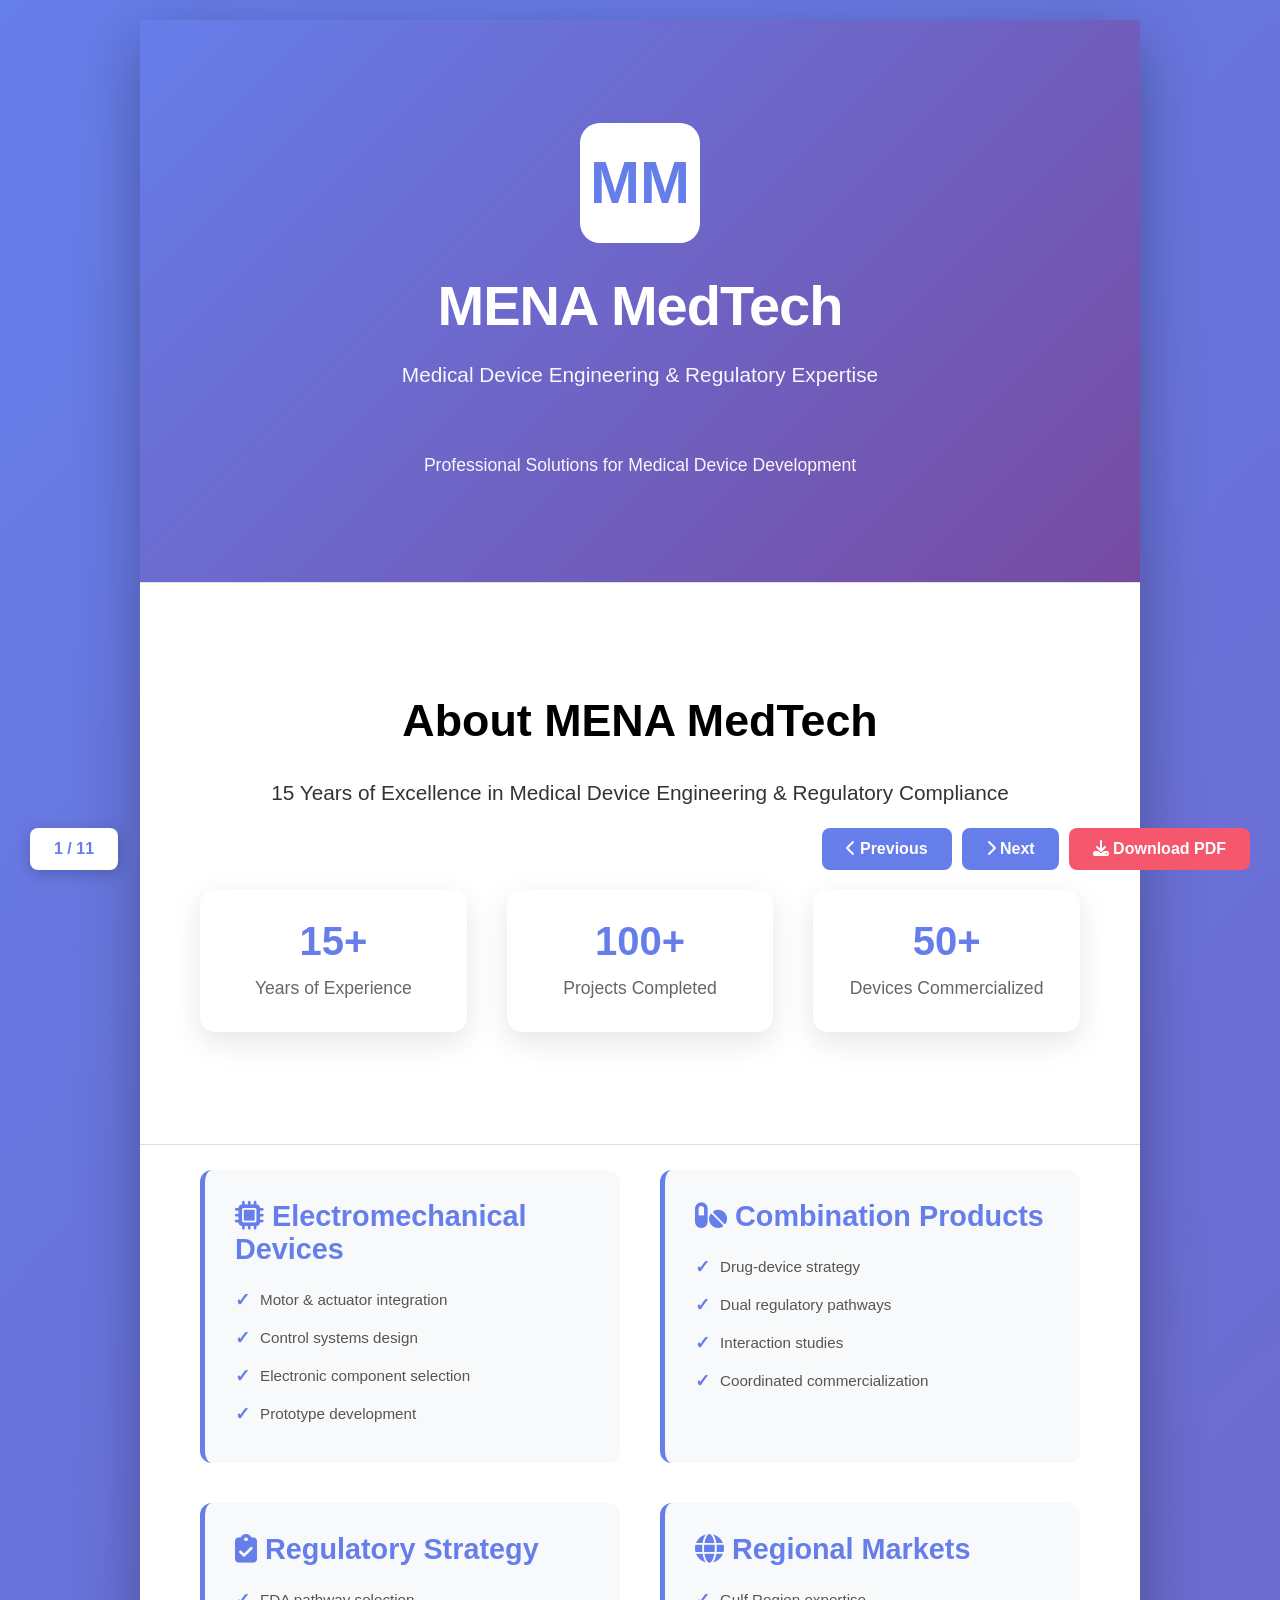
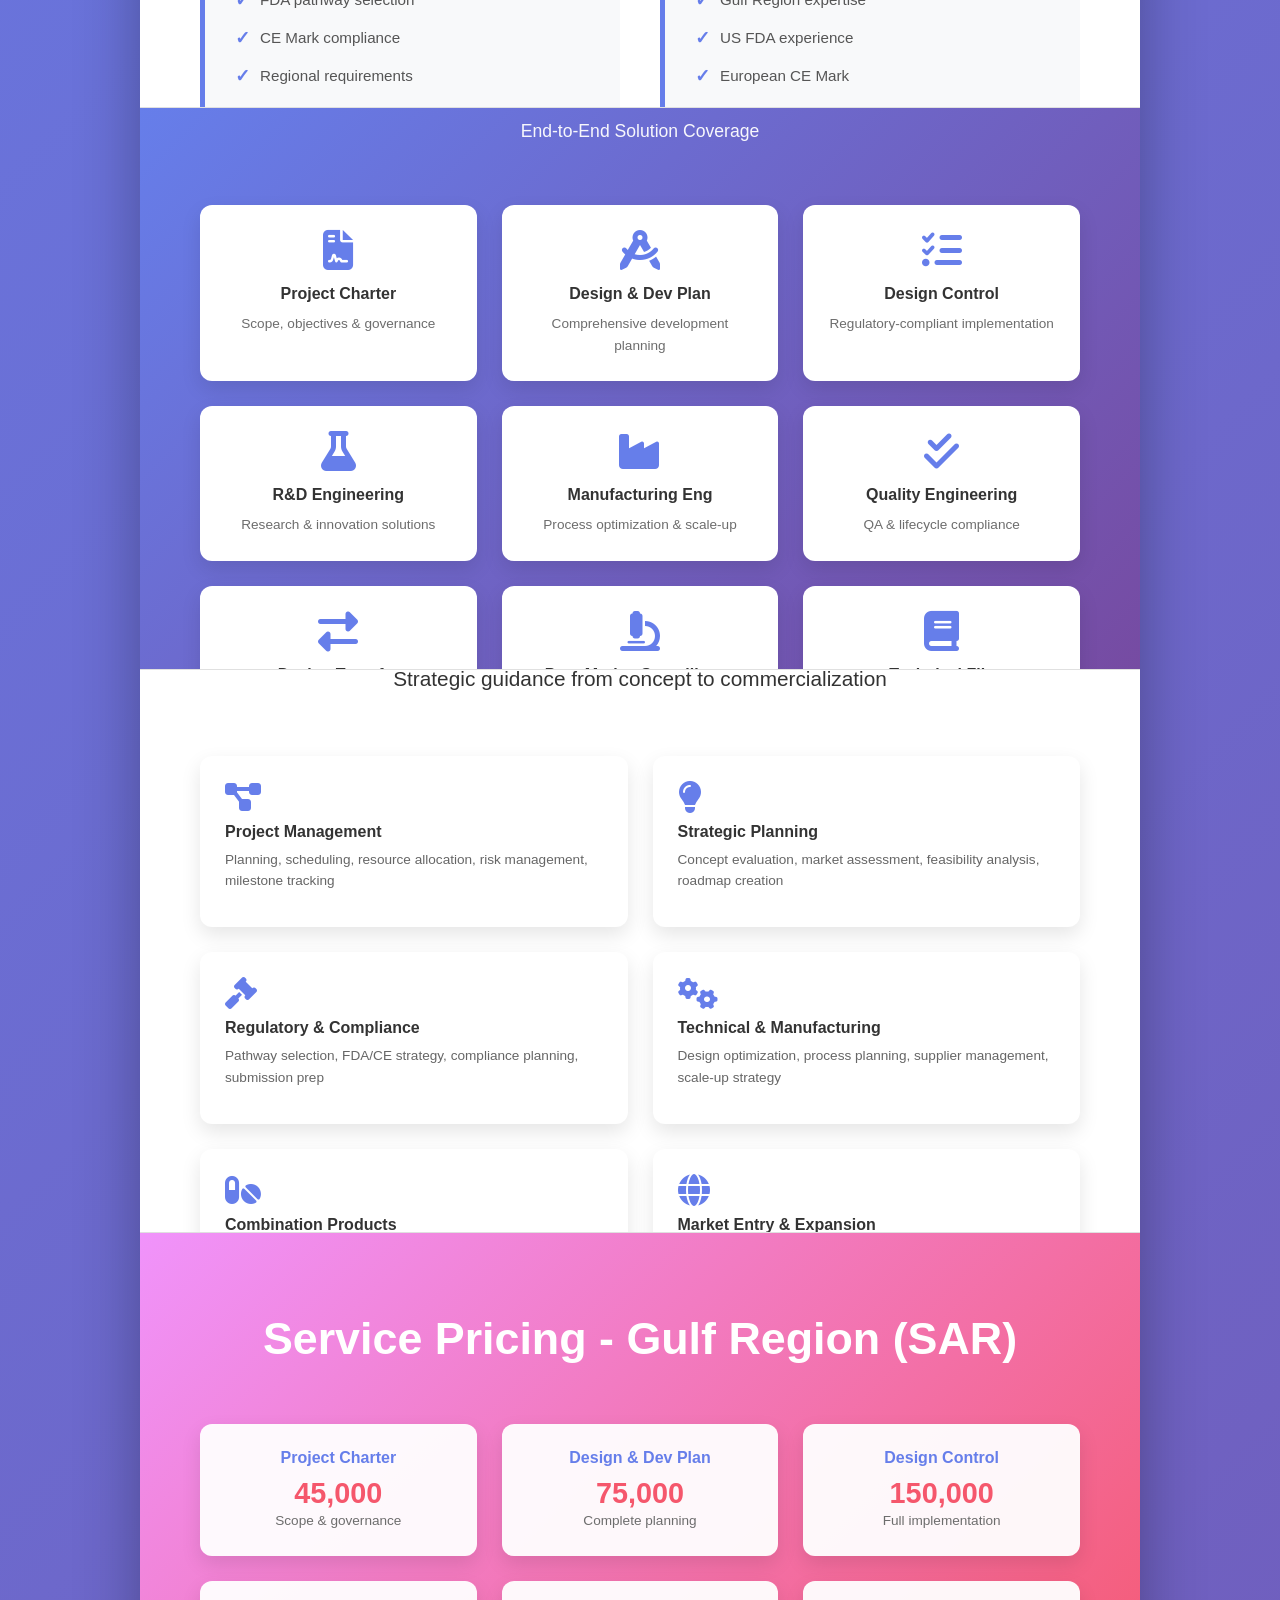
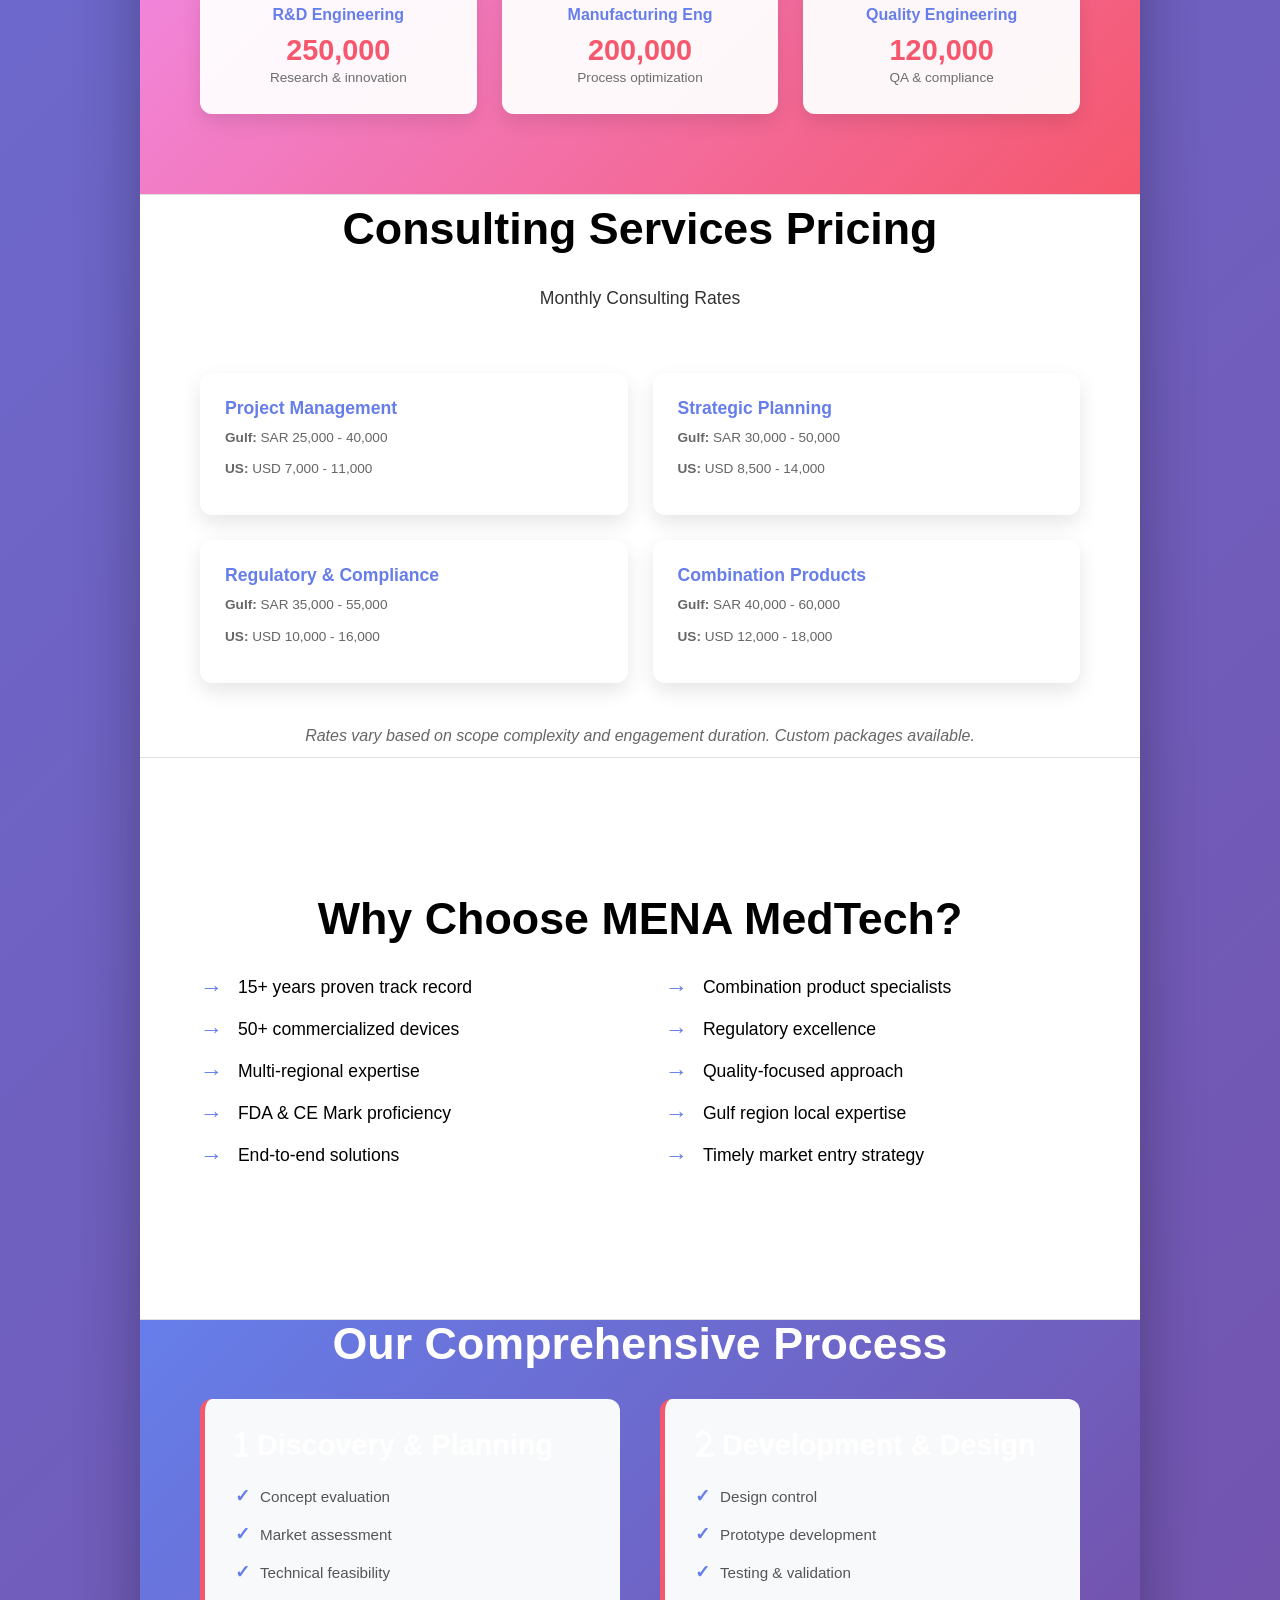
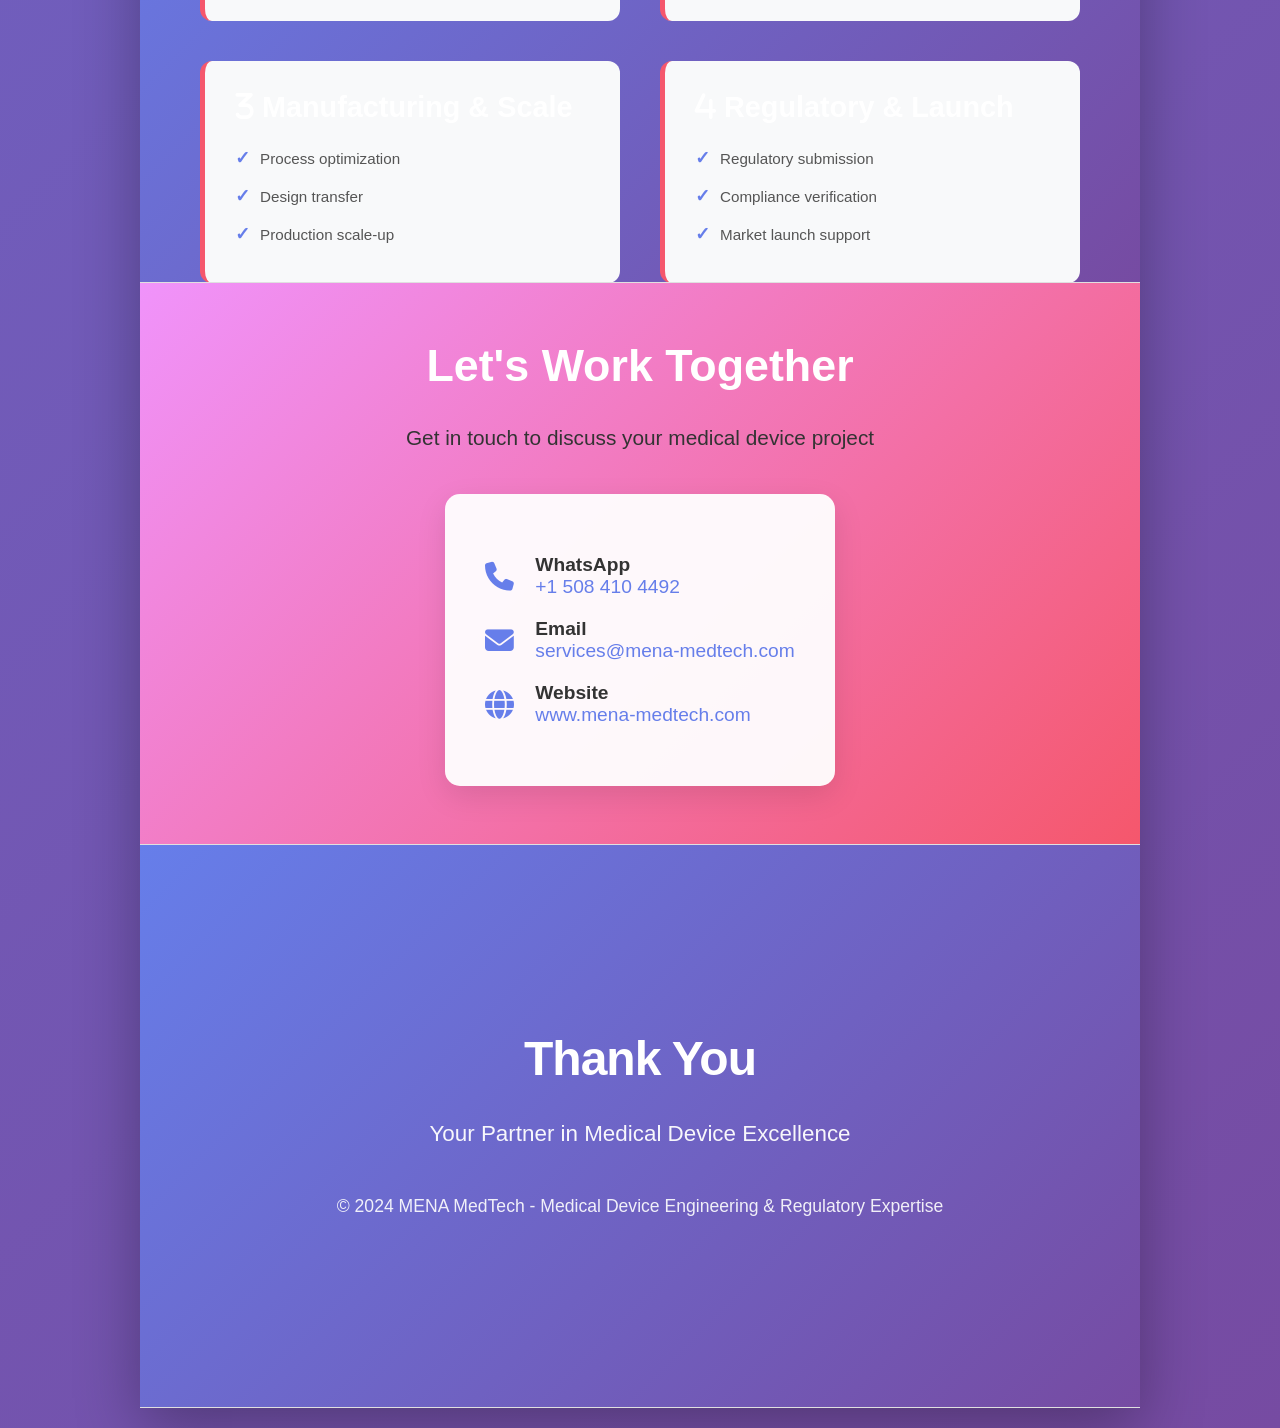
<file: presentation.html>
<!DOCTYPE html>
<html lang="en">
<head>
    <meta charset="UTF-8">
    <meta name="viewport" content="width=device-width, initial-scale=1.0">
    <meta name="description" content="MENA MedTech - Professional Services Presentation">
    <title>MENA MedTech - Professional Services Presentation</title>
    <link rel="stylesheet" href="https://cdnjs.cloudflare.com/ajax/libs/font-awesome/6.4.0/css/all.min.css">
    <style>
        * {
            margin: 0;
            padding: 0;
            box-sizing: border-box;
        }

        @media print {
            .slide {
                page-break-after: always;
                page-break-inside: avoid;
            }
            body {
                background: white;
            }
        }

        body {
            font-family: 'Segoe UI', Tahoma, Geneva, Verdana, sans-serif;
            background: linear-gradient(135deg, #667eea 0%, #764ba2 100%);
            margin: 0;
            padding: 20px;
            min-height: 100vh;
        }

        .presentation-container {
            max-width: 1000px;
            margin: 0 auto;
            background: white;
            box-shadow: 0 20px 60px rgba(0, 0, 0, 0.3);
        }

        .slide {
            width: 100%;
            aspect-ratio: 16 / 9;
            padding: 60px;
            display: flex;
            flex-direction: column;
            justify-content: center;
            align-items: center;
            text-align: center;
            background: white;
            border-bottom: 1px solid #e0e0e0;
            position: relative;
            overflow: hidden;
        }

        .slide.title-slide {
            background: linear-gradient(135deg, #667eea 0%, #764ba2 100%);
            color: white;
        }

        .slide.section-slide {
            background: linear-gradient(135deg, #667eea 0%, #764ba2 100%);
            color: white;
        }

        .slide.accent-slide {
            background: linear-gradient(135deg, #f093fb 0%, #f5576c 100%);
            color: white;
        }

        .slide h1 {
            font-size: 3.5em;
            margin-bottom: 20px;
            font-weight: 700;
            letter-spacing: -1px;
        }

        .slide h2 {
            font-size: 2.8em;
            margin-bottom: 30px;
            font-weight: 700;
        }

        .slide h3 {
            font-size: 1.8em;
            margin-bottom: 20px;
            font-weight: 600;
        }

        .slide p {
            font-size: 1.3em;
            line-height: 1.6;
            max-width: 900px;
            color: #333;
        }

        .title-slide p, .section-slide p, .accent-slide p {
            color: white;
            opacity: 0.95;
        }

        .subtitle {
            font-size: 1.5em;
            opacity: 0.9;
            margin-bottom: 40px;
        }

        .logo {
            width: 120px;
            height: 120px;
            margin-bottom: 30px;
            background: linear-gradient(135deg, #667eea 0%, #764ba2 100%);
            border-radius: 20px;
            display: flex;
            align-items: center;
            justify-content: center;
            font-size: 60px;
            color: white;
            font-weight: bold;
        }

        .title-slide .logo {
            background: white;
            color: #667eea;
        }

        .stats-grid {
            display: grid;
            grid-template-columns: repeat(3, 1fr);
            gap: 40px;
            width: 100%;
            margin-top: 40px;
        }

        .stat-box {
            background: white;
            padding: 30px;
            border-radius: 15px;
            box-shadow: 0 10px 30px rgba(0, 0, 0, 0.1);
        }

        .stat-box h3 {
            color: #667eea;
            font-size: 2.5em;
            margin-bottom: 10px;
        }

        .stat-box p {
            color: #666;
            font-size: 1.1em;
        }

        .content-grid {
            display: grid;
            grid-template-columns: repeat(2, 1fr);
            gap: 40px;
            width: 100%;
            text-align: left;
        }

        .content-item {
            background: #f8f9fa;
            padding: 30px;
            border-radius: 12px;
            border-left: 5px solid #667eea;
        }

        .content-item h3 {
            color: #667eea;
            margin-bottom: 15px;
            text-align: left;
        }

        .content-item ul {
            list-style: none;
            margin-left: 0;
        }

        .content-item li {
            padding: 8px 0;
            font-size: 0.95em;
            color: #555;
            display: flex;
            align-items: center;
        }

        .content-item li:before {
            content: "✓";
            color: #667eea;
            font-weight: bold;
            margin-right: 10px;
            font-size: 1.2em;
        }

        .services-grid {
            display: grid;
            grid-template-columns: repeat(3, 1fr);
            gap: 25px;
            width: 100%;
            margin-top: 30px;
        }

        .service-card {
            background: white;
            padding: 25px;
            border-radius: 12px;
            box-shadow: 0 8px 20px rgba(0, 0, 0, 0.1);
            text-align: center;
            transition: transform 0.3s ease;
        }

        .service-card:hover {
            transform: translateY(-5px);
        }

        .service-card i {
            font-size: 2.5em;
            color: #667eea;
            margin-bottom: 15px;
        }

        .service-card h4 {
            color: #333;
            font-size: 1em;
            margin-bottom: 10px;
            font-weight: 600;
        }

        .service-card p {
            font-size: 0.85em;
            color: #666;
        }

        .consulting-cards {
            display: grid;
            grid-template-columns: repeat(2, 1fr);
            gap: 25px;
            width: 100%;
            margin-top: 30px;
        }

        .consulting-card {
            background: white;
            padding: 25px;
            border-radius: 12px;
            box-shadow: 0 8px 20px rgba(0, 0, 0, 0.1);
            text-align: left;
        }

        .consulting-card i {
            font-size: 2em;
            color: #667eea;
            margin-bottom: 10px;
        }

        .consulting-card h4 {
            color: #333;
            font-size: 1em;
            margin-bottom: 8px;
            font-weight: 600;
        }

        .consulting-card p {
            font-size: 0.85em;
            color: #666;
            margin-bottom: 10px;
        }

        .pricing-box {
            display: inline-block;
            background: white;
            padding: 20px 40px;
            border-radius: 10px;
            margin-top: 20px;
            box-shadow: 0 8px 20px rgba(0, 0, 0, 0.1);
        }

        .pricing-box h4 {
            color: #667eea;
            font-size: 1.2em;
            margin-bottom: 10px;
        }

        .pricing-amount {
            font-size: 1.8em;
            font-weight: bold;
            color: #f5576c;
        }

        .two-column {
            display: grid;
            grid-template-columns: repeat(2, 1fr);
            gap: 50px;
            width: 100%;
            align-items: center;
        }

        .feature-list {
            text-align: left;
        }

        .feature-list li {
            font-size: 1.1em;
            margin-bottom: 15px;
            display: flex;
            align-items: center;
        }

        .feature-list li:before {
            content: "→";
            color: #667eea;
            font-weight: bold;
            margin-right: 15px;
            font-size: 1.3em;
        }

        .contact-box {
            background: white;
            padding: 40px;
            border-radius: 15px;
            box-shadow: 0 10px 30px rgba(0, 0, 0, 0.1);
            text-align: left;
        }

        .contact-item {
            margin: 20px 0;
            display: flex;
            align-items: center;
            font-size: 1.2em;
        }

        .contact-item i {
            color: #667eea;
            font-size: 1.5em;
            margin-right: 20px;
            min-width: 30px;
        }

        .controls {
            position: fixed;
            bottom: 30px;
            right: 30px;
            display: flex;
            gap: 10px;
            z-index: 1000;
        }

        .btn {
            padding: 12px 24px;
            border: none;
            border-radius: 8px;
            font-size: 1em;
            cursor: pointer;
            background: #667eea;
            color: white;
            transition: all 0.3s ease;
            font-weight: 600;
        }

        .btn:hover {
            background: #764ba2;
            transform: scale(1.05);
        }

        .btn-print {
            background: #f5576c;
        }

        .btn-print:hover {
            background: #e83e4d;
        }

        .slide-counter {
            position: fixed;
            bottom: 30px;
            left: 30px;
            background: white;
            padding: 12px 24px;
            border-radius: 8px;
            font-weight: 600;
            color: #667eea;
            box-shadow: 0 4px 15px rgba(0, 0, 0, 0.2);
        }

        .highlight {
            color: #f5576c;
            font-weight: 700;
        }

        @media (max-width: 1200px) {
            .slide {
                padding: 40px;
            }

            .slide h1 {
                font-size: 2.5em;
            }

            .slide h2 {
                font-size: 2em;
            }

            .services-grid, .consulting-cards {
                grid-template-columns: 1fr;
            }

            .content-grid {
                grid-template-columns: 1fr;
            }
        }
    </style>
</head>
<body>
    <div class="presentation-container">
        <!-- Slide 1: Title -->
        <div class="slide title-slide">
            <div class="logo">MM</div>
            <h1>MENA MedTech</h1>
            <p class="subtitle">Medical Device Engineering & Regulatory Expertise</p>
            <p style="font-size: 1.1em; margin-top: 20px;">Professional Solutions for Medical Device Development</p>
        </div>

        <!-- Slide 2: About -->
        <div class="slide">
            <h2>About MENA MedTech</h2>
            <p style="margin-bottom: 40px;">15 Years of Excellence in Medical Device Engineering & Regulatory Compliance</p>
            <div class="stats-grid">
                <div class="stat-box">
                    <h3>15+</h3>
                    <p>Years of Experience</p>
                </div>
                <div class="stat-box">
                    <h3>100+</h3>
                    <p>Projects Completed</p>
                </div>
                <div class="stat-box">
                    <h3>50+</h3>
                    <p>Devices Commercialized</p>
                </div>
            </div>
        </div>

        <!-- Slide 3: Our Expertise -->
        <div class="slide">
            <h2>Our Expertise Areas</h2>
            <div class="content-grid">
                <div class="content-item">
                    <h3><i class="fas fa-microchip"></i> Electromechanical Devices</h3>
                    <ul>
                        <li>Motor & actuator integration</li>
                        <li>Control systems design</li>
                        <li>Electronic component selection</li>
                        <li>Prototype development</li>
                    </ul>
                </div>
                <div class="content-item">
                    <h3><i class="fas fa-pills"></i> Combination Products</h3>
                    <ul>
                        <li>Drug-device strategy</li>
                        <li>Dual regulatory pathways</li>
                        <li>Interaction studies</li>
                        <li>Coordinated commercialization</li>
                    </ul>
                </div>
                <div class="content-item">
                    <h3><i class="fas fa-clipboard-check"></i> Regulatory Strategy</h3>
                    <ul>
                        <li>FDA pathway selection</li>
                        <li>CE Mark compliance</li>
                        <li>Regional requirements</li>
                        <li>Market entry strategy</li>
                    </ul>
                </div>
                <div class="content-item">
                    <h3><i class="fas fa-globe"></i> Regional Markets</h3>
                    <ul>
                        <li>Gulf Region expertise</li>
                        <li>US FDA experience</li>
                        <li>European CE Mark</li>
                        <li>Lebanon & MENA focus</li>
                    </ul>
                </div>
            </div>
        </div>

        <!-- Slide 4: Core Services -->
        <div class="slide section-slide">
            <h2>Core Engineering & Quality Services</h2>
            <p style="margin-bottom: 30px; font-size: 1.1em;">End-to-End Solution Coverage</p>
            <div class="services-grid">
                <div class="service-card">
                    <i class="fas fa-file-contract"></i>
                    <h4>Project Charter</h4>
                    <p>Scope, objectives & governance</p>
                </div>
                <div class="service-card">
                    <i class="fas fa-drafting-compass"></i>
                    <h4>Design & Dev Plan</h4>
                    <p>Comprehensive development planning</p>
                </div>
                <div class="service-card">
                    <i class="fas fa-list-check"></i>
                    <h4>Design Control</h4>
                    <p>Regulatory-compliant implementation</p>
                </div>
                <div class="service-card">
                    <i class="fas fa-flask"></i>
                    <h4>R&D Engineering</h4>
                    <p>Research & innovation solutions</p>
                </div>
                <div class="service-card">
                    <i class="fas fa-industry"></i>
                    <h4>Manufacturing Eng</h4>
                    <p>Process optimization & scale-up</p>
                </div>
                <div class="service-card">
                    <i class="fas fa-check-double"></i>
                    <h4>Quality Engineering</h4>
                    <p>QA & lifecycle compliance</p>
                </div>
                <div class="service-card">
                    <i class="fas fa-exchange-alt"></i>
                    <h4>Design Transfer</h4>
                    <p>Dev to manufacturing transition</p>
                </div>
                <div class="service-card">
                    <i class="fas fa-microscope"></i>
                    <h4>Post-Market Surveillance</h4>
                    <p>Ongoing monitoring & reporting</p>
                </div>
                <div class="service-card">
                    <i class="fas fa-book"></i>
                    <h4>Technical File</h4>
                    <p>Regulatory documentation</p>
                </div>
            </div>
        </div>

        <!-- Slide 5: Consulting Services -->
        <div class="slide">
            <h2>Consulting & Project Management</h2>
            <p style="margin-bottom: 30px;">Strategic guidance from concept to commercialization</p>
            <div class="consulting-cards">
                <div class="consulting-card">
                    <i class="fas fa-project-diagram"></i>
                    <h4>Project Management</h4>
                    <p>Planning, scheduling, resource allocation, risk management, milestone tracking</p>
                </div>
                <div class="consulting-card">
                    <i class="fas fa-lightbulb"></i>
                    <h4>Strategic Planning</h4>
                    <p>Concept evaluation, market assessment, feasibility analysis, roadmap creation</p>
                </div>
                <div class="consulting-card">
                    <i class="fas fa-gavel"></i>
                    <h4>Regulatory & Compliance</h4>
                    <p>Pathway selection, FDA/CE strategy, compliance planning, submission prep</p>
                </div>
                <div class="consulting-card">
                    <i class="fas fa-cogs"></i>
                    <h4>Technical & Manufacturing</h4>
                    <p>Design optimization, process planning, supplier management, scale-up strategy</p>
                </div>
                <div class="consulting-card">
                    <i class="fas fa-pills"></i>
                    <h4>Combination Products</h4>
                    <p>Drug-device strategy, dual pathways, interaction studies, commercialization</p>
                </div>
                <div class="consulting-card">
                    <i class="fas fa-globe"></i>
                    <h4>Market Entry & Expansion</h4>
                    <p>Market analysis, regional requirements, business strategy, launch planning</p>
                </div>
            </div>
        </div>

        <!-- Slide 6: Service Pricing - Gulf Region -->
        <div class="slide accent-slide">
            <h2>Service Pricing - Gulf Region (SAR)</h2>
            <div class="services-grid">
                <div class="service-card" style="background: rgba(255,255,255,0.95);">
                    <h4 style="color: #667eea;">Project Charter</h4>
                    <div class="pricing-amount" style="color: #f5576c;">45,000</div>
                    <p style="color: #666;">Scope & governance</p>
                </div>
                <div class="service-card" style="background: rgba(255,255,255,0.95);">
                    <h4 style="color: #667eea;">Design & Dev Plan</h4>
                    <div class="pricing-amount" style="color: #f5576c;">75,000</div>
                    <p style="color: #666;">Complete planning</p>
                </div>
                <div class="service-card" style="background: rgba(255,255,255,0.95);">
                    <h4 style="color: #667eea;">Design Control</h4>
                    <div class="pricing-amount" style="color: #f5576c;">150,000</div>
                    <p style="color: #666;">Full implementation</p>
                </div>
                <div class="service-card" style="background: rgba(255,255,255,0.95);">
                    <h4 style="color: #667eea;">R&D Engineering</h4>
                    <div class="pricing-amount" style="color: #f5576c;">250,000</div>
                    <p style="color: #666;">Research & innovation</p>
                </div>
                <div class="service-card" style="background: rgba(255,255,255,0.95);">
                    <h4 style="color: #667eea;">Manufacturing Eng</h4>
                    <div class="pricing-amount" style="color: #f5576c;">200,000</div>
                    <p style="color: #666;">Process optimization</p>
                </div>
                <div class="service-card" style="background: rgba(255,255,255,0.95);">
                    <h4 style="color: #667eea;">Quality Engineering</h4>
                    <div class="pricing-amount" style="color: #f5576c;">120,000</div>
                    <p style="color: #666;">QA & compliance</p>
                </div>
            </div>
        </div>

        <!-- Slide 7: Consulting Pricing -->
        <div class="slide">
            <h2>Consulting Services Pricing</h2>
            <p style="margin-bottom: 30px; font-size: 1.1em;">Monthly Consulting Rates</p>
            <div class="consulting-cards">
                <div class="consulting-card">
                    <h4 style="color: #667eea; font-size: 1.1em;">Project Management</h4>
                    <p><strong>Gulf:</strong> SAR 25,000 - 40,000</p>
                    <p><strong>US:</strong> USD 7,000 - 11,000</p>
                </div>
                <div class="consulting-card">
                    <h4 style="color: #667eea; font-size: 1.1em;">Strategic Planning</h4>
                    <p><strong>Gulf:</strong> SAR 30,000 - 50,000</p>
                    <p><strong>US:</strong> USD 8,500 - 14,000</p>
                </div>
                <div class="consulting-card">
                    <h4 style="color: #667eea; font-size: 1.1em;">Regulatory & Compliance</h4>
                    <p><strong>Gulf:</strong> SAR 35,000 - 55,000</p>
                    <p><strong>US:</strong> USD 10,000 - 16,000</p>
                </div>
                <div class="consulting-card">
                    <h4 style="color: #667eea; font-size: 1.1em;">Combination Products</h4>
                    <p><strong>Gulf:</strong> SAR 40,000 - 60,000</p>
                    <p><strong>US:</strong> USD 12,000 - 18,000</p>
                </div>
            </div>
            <p style="margin-top: 40px; font-size: 1em; color: #666;"><em>Rates vary based on scope complexity and engagement duration. Custom packages available.</em></p>
        </div>

        <!-- Slide 8: Why Choose Us -->
        <div class="slide">
            <h2>Why Choose MENA MedTech?</h2>
            <div class="two-column">
                <ul class="feature-list">
                    <li>15+ years proven track record</li>
                    <li>50+ commercialized devices</li>
                    <li>Multi-regional expertise</li>
                    <li>FDA & CE Mark proficiency</li>
                    <li>End-to-end solutions</li>
                </ul>
                <ul class="feature-list">
                    <li>Combination product specialists</li>
                    <li>Regulatory excellence</li>
                    <li>Quality-focused approach</li>
                    <li>Gulf region local expertise</li>
                    <li>Timely market entry strategy</li>
                </ul>
            </div>
        </div>

        <!-- Slide 9: Our Process -->
        <div class="slide section-slide">
            <h2>Our Comprehensive Process</h2>
            <div class="content-grid">
                <div class="content-item" style="border-left-color: #f5576c;">
                    <h3 style="color: white;"><i class="fas fa-1"></i> Discovery & Planning</h3>
                    <ul style="color: rgba(255,255,255,0.9);">
                        <li>Concept evaluation</li>
                        <li>Market assessment</li>
                        <li>Technical feasibility</li>
                    </ul>
                </div>
                <div class="content-item" style="border-left-color: #f5576c;">
                    <h3 style="color: white;"><i class="fas fa-2"></i> Development & Design</h3>
                    <ul style="color: rgba(255,255,255,0.9);">
                        <li>Design control</li>
                        <li>Prototype development</li>
                        <li>Testing & validation</li>
                    </ul>
                </div>
                <div class="content-item" style="border-left-color: #f5576c;">
                    <h3 style="color: white;"><i class="fas fa-3"></i> Manufacturing & Scale</h3>
                    <ul style="color: rgba(255,255,255,0.9);">
                        <li>Process optimization</li>
                        <li>Design transfer</li>
                        <li>Production scale-up</li>
                    </ul>
                </div>
                <div class="content-item" style="border-left-color: #f5576c;">
                    <h3 style="color: white;"><i class="fas fa-4"></i> Regulatory & Launch</h3>
                    <ul style="color: rgba(255,255,255,0.9);">
                        <li>Regulatory submission</li>
                        <li>Compliance verification</li>
                        <li>Market launch support</li>
                    </ul>
                </div>
            </div>
        </div>

        <!-- Slide 10: Contact -->
        <div class="slide" style="background: linear-gradient(135deg, #f093fb 0%, #f5576c 100%); color: white;">
            <h2>Let's Work Together</h2>
            <p style="margin-bottom: 40px;">Get in touch to discuss your medical device project</p>
            <div class="contact-box" style="max-width: 600px; background: rgba(255,255,255,0.95);">
                <div class="contact-item">
                    <i class="fas fa-phone"></i>
                    <div>
                        <strong style="color: #333;">WhatsApp</strong><br>
                        <a href="https://wa.me/15084104492" style="color: #667eea; text-decoration: none;">+1 508 410 4492</a>
                    </div>
                </div>
                <div class="contact-item">
                    <i class="fas fa-envelope"></i>
                    <div>
                        <strong style="color: #333;">Email</strong><br>
                        <a href="mailto:services@mena-medtech.com" style="color: #667eea; text-decoration: none;">services@mena-medtech.com</a>
                    </div>
                </div>
                <div class="contact-item">
                    <i class="fas fa-globe"></i>
                    <div>
                        <strong style="color: #333;">Website</strong><br>
                        <a href="https://www.mena-medtech.com" style="color: #667eea; text-decoration: none;">www.mena-medtech.com</a>
                    </div>
                </div>
            </div>
        </div>

        <!-- Slide 11: Thank You -->
        <div class="slide title-slide" style="background: linear-gradient(135deg, #667eea 0%, #764ba2 100%);">
            <h1 style="font-size: 3em; margin-bottom: 30px;">Thank You</h1>
            <p style="font-size: 1.4em; margin-bottom: 40px;">Your Partner in Medical Device Excellence</p>
            <p style="font-size: 1.1em; opacity: 0.9;">&copy; 2024 MENA MedTech - Medical Device Engineering & Regulatory Expertise</p>
        </div>
    </div>

    <div class="slide-counter"><span id="current">1</span> / <span id="total">11</span></div>
    
    <div class="controls">
        <button class="btn" onclick="previousSlide()"><i class="fas fa-chevron-left"></i> Previous</button>
        <button class="btn" onclick="nextSlide()"><i class="fas fa-chevron-right"></i> Next</button>
        <button class="btn btn-print" onclick="window.print()"><i class="fas fa-download"></i> Download PDF</button>
    </div>

    <script>
        let currentSlide = 0;
        const slides = document.querySelectorAll('.slide');
        const totalSlides = slides.length;

        function showSlide(n) {
            slides[currentSlide].style.display = 'none';
            currentSlide = (n + totalSlides) % totalSlides;
            slides[currentSlide].style.display = 'flex';
            document.getElementById('current').textContent = currentSlide + 1;
        }

        function nextSlide() {
            showSlide(currentSlide + 1);
        }

        function previousSlide() {
            showSlide(currentSlide - 1);
        }

        // Keyboard navigation
        document.addEventListener('keydown', (e) => {
            if (e.key === 'ArrowRight') nextSlide();
            if (e.key === 'ArrowLeft') previousSlide();
        });

        // Initialize
        showSlide(0);
        document.getElementById('total').textContent = totalSlides;
    </script>
</body>
</html>
</file>
